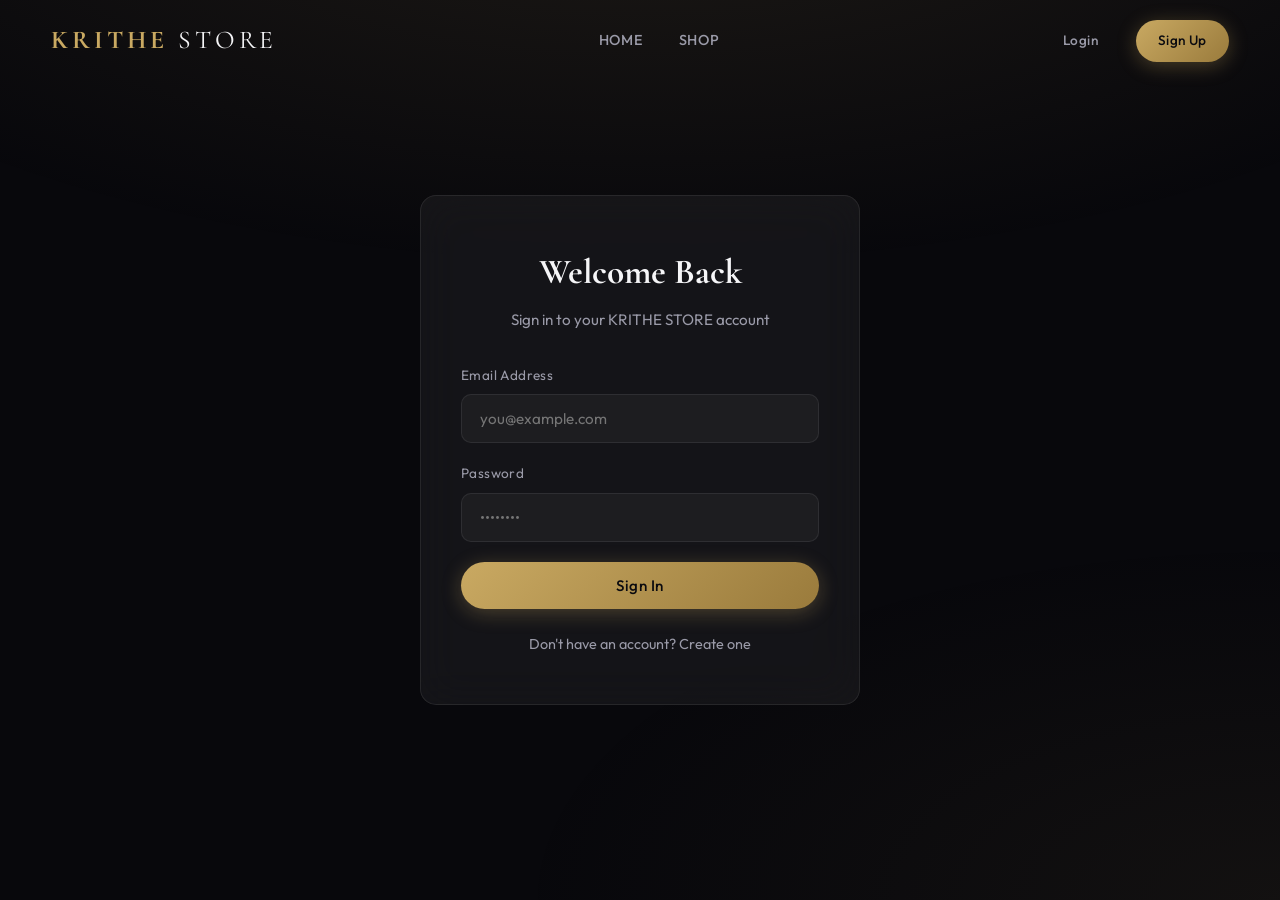
<file: frontend/cart.html>
<!DOCTYPE html>
<html lang="en">
<head>
  <meta charset="UTF-8">
  <meta name="viewport" content="width=device-width, initial-scale=1.0">
  <title>Cart — KRITHE STORE</title>
  <link rel="stylesheet" href="css/main.css">
</head>
<body>
  <div class="loader-overlay"><div class="loader"></div></div>
  <header class="navbar" id="navbar"></header>

  <main class="container cart-layout">
    <div>
      <h1 class="section-title" style="margin-bottom:32px">Shopping Cart</h1>
      <div id="cartItems"></div>
    </div>
    <div class="order-summary glass" id="orderSummary"></div>
  </main>

  <footer class="footer" id="footer"></footer>

  <script src="js/config.js"></script>
  <script src="js/utils.js"></script>
  <script src="js/api.js"></script>
  <script src="js/auth.js"></script>
  <script src="js/navbar.js"></script>
  <script src="js/cart.js"></script>
  <script>document.addEventListener('DOMContentLoaded', Cart.load);</script>
</body>
</html>
</file>
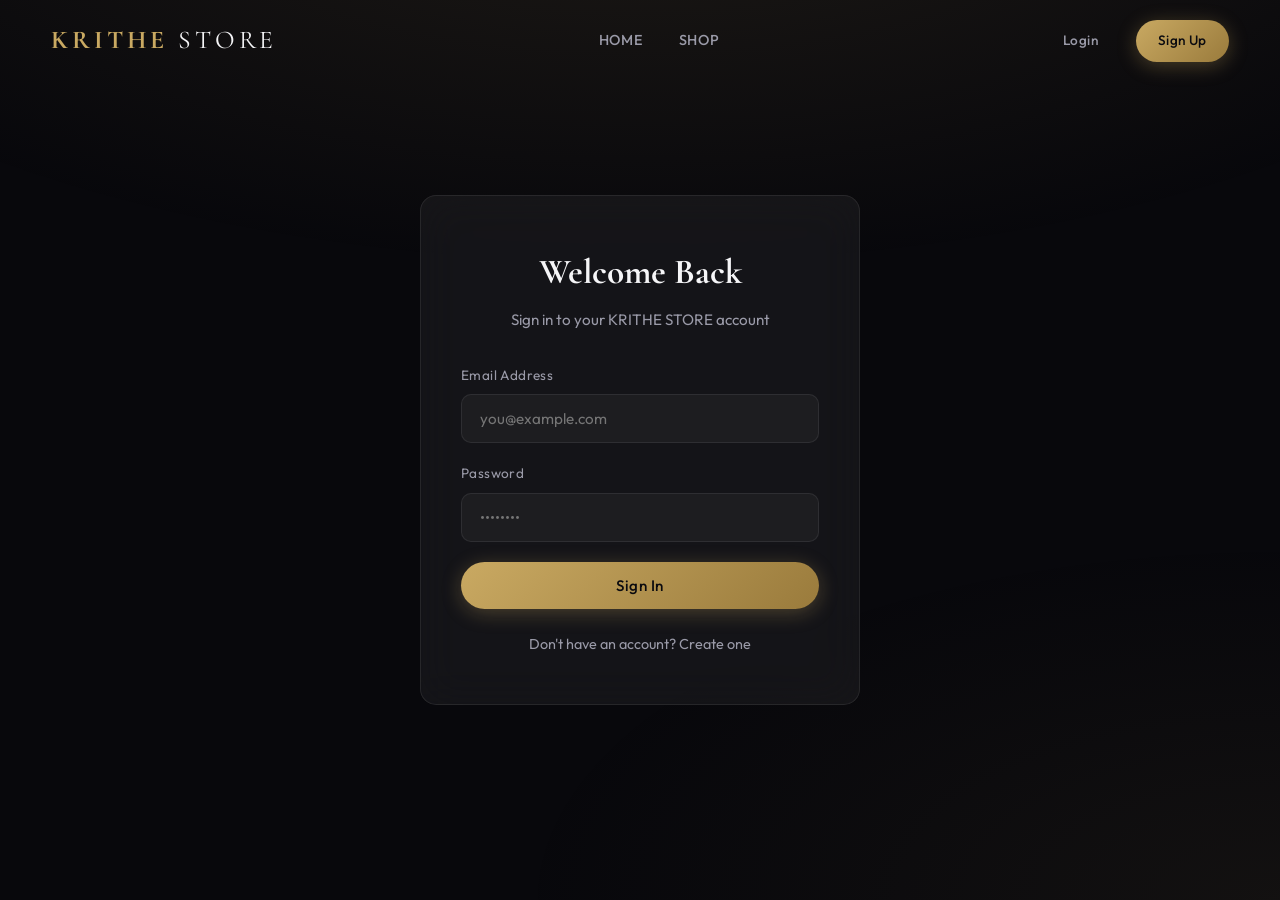
<file: frontend/checkout.html>
<!DOCTYPE html>
<html lang="en">
<head>
  <meta charset="UTF-8">
  <meta name="viewport" content="width=device-width, initial-scale=1.0">
  <title>Checkout — KRITHE STORE</title>
  <link rel="stylesheet" href="css/main.css">
</head>
<body>
  <div class="loader-overlay"><div class="loader"></div></div>
  <header class="navbar" id="navbar"></header>

  <main class="container checkout-layout">
    <form class="checkout-form glass" id="checkoutForm">
      <h3>Delivery Details</h3>
      <div class="form-group">
        <label for="shippingName">Full Name</label>
        <input type="text" id="shippingName" name="shippingName" class="form-control" required>
      </div>
      <div class="form-row">
        <div class="form-group">
          <label for="shippingEmail">Email</label>
          <input type="email" id="shippingEmail" name="shippingEmail" class="form-control" required>
        </div>
        <div class="form-group">
          <label for="shippingPhone">Phone</label>
          <input type="tel" id="shippingPhone" name="shippingPhone" class="form-control" required>
        </div>
      </div>
      <div class="form-group">
        <label for="shippingAddress">Address</label>
        <textarea id="shippingAddress" name="shippingAddress" class="form-control" rows="3" required></textarea>
      </div>
      <div class="form-row">
        <div class="form-group">
          <label for="shippingCity">City</label>
          <input type="text" id="shippingCity" name="shippingCity" class="form-control" required>
        </div>
        <div class="form-group">
          <label for="shippingState">State</label>
          <input type="text" id="shippingState" name="shippingState" class="form-control" required>
        </div>
      </div>
      <div class="form-group">
        <label for="shippingPincode">Pincode</label>
        <input type="text" id="shippingPincode" name="shippingPincode" class="form-control" pattern="[0-9]{6}" required>
      </div>
      <button type="submit" class="btn btn-primary btn-block">Continue to Payment</button>
    </form>
    <div class="order-summary glass" id="checkoutSummary"></div>
  </main>

  <footer class="footer" id="footer"></footer>

  <script src="js/config.js"></script>
  <script src="js/utils.js"></script>
  <script src="js/api.js"></script>
  <script src="js/auth.js"></script>
  <script src="js/navbar.js"></script>
  <script src="js/cart.js"></script>
  <script>document.addEventListener('DOMContentLoaded', Checkout.init);</script>
</body>
</html>
</file>
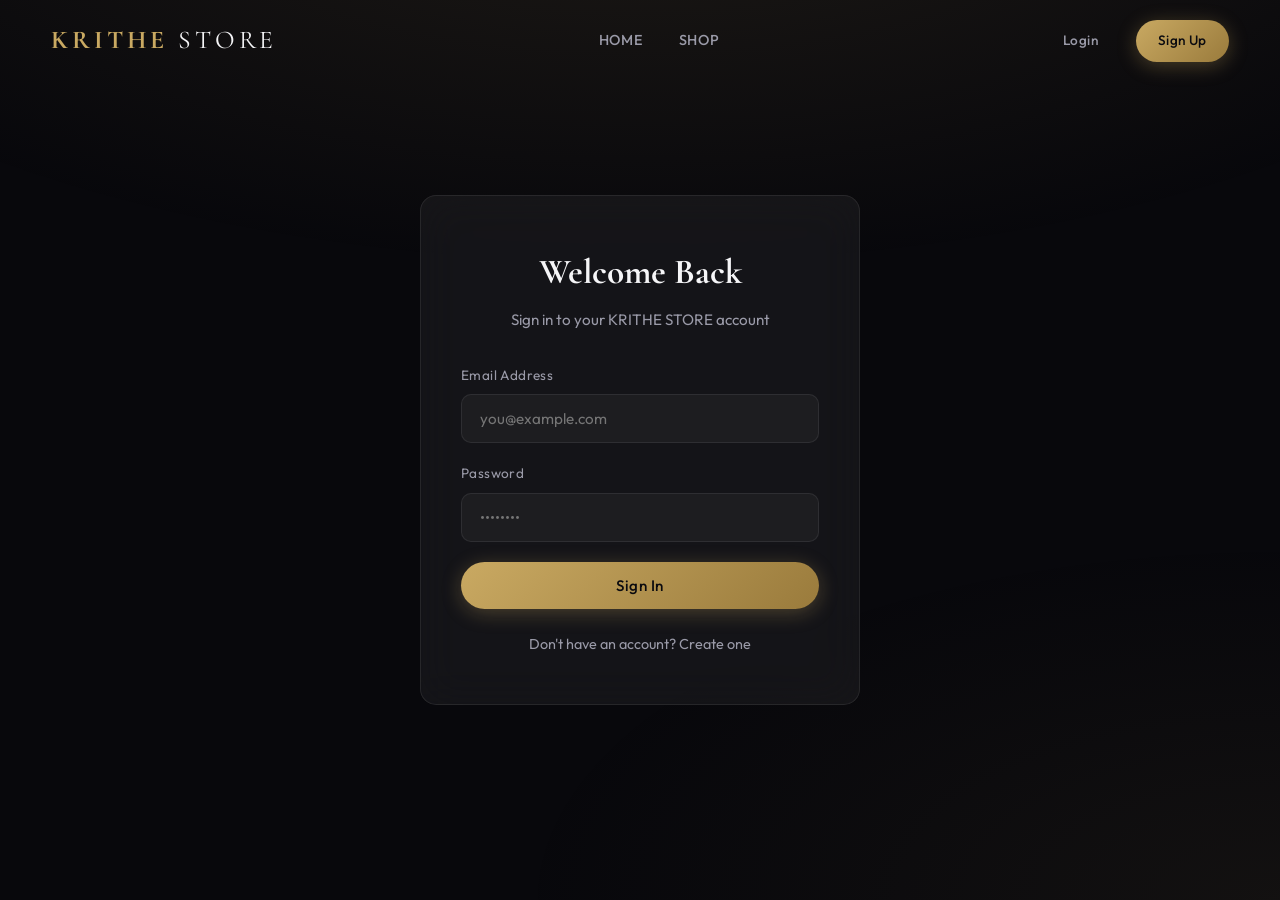
<file: frontend/login.html>
<!DOCTYPE html>
<html lang="en">
<head>
  <meta charset="UTF-8">
  <meta name="viewport" content="width=device-width, initial-scale=1.0">
  <title>Login — KRITHE STORE</title>
  <link rel="stylesheet" href="css/main.css">
</head>
<body>
  <div class="loader-overlay"><div class="loader"></div></div>
  <header class="navbar" id="navbar"></header>

  <main class="auth-page">
    <div class="auth-card glass">
      <h2>Welcome Back</h2>
      <p class="subtitle">Sign in to your KRITHE STORE account</p>
      <form id="loginForm">
        <div class="form-group">
          <label for="email">Email Address</label>
          <input type="email" id="email" name="email" class="form-control" placeholder="you@example.com" required>
          <div class="form-error" data-error="email">Please enter a valid email</div>
        </div>
        <div class="form-group">
          <label for="password">Password</label>
          <input type="password" id="password" name="password" class="form-control" placeholder="••••••••" required>
          <div class="form-error" data-error="password">Password must be at least 6 characters</div>
        </div>
        <button type="submit" class="btn btn-primary btn-block">Sign In</button>
      </form>
      <p class="auth-footer">Don't have an account? <a href="register.html">Create one</a></p>
    </div>
  </main>

  <script src="js/config.js"></script>
  <script src="js/utils.js"></script>
  <script src="js/api.js"></script>
  <script src="js/auth.js"></script>
  <script src="js/navbar.js"></script>
  <script>document.addEventListener('DOMContentLoaded', Auth.initLoginForm);</script>
</body>
</html>
</file>
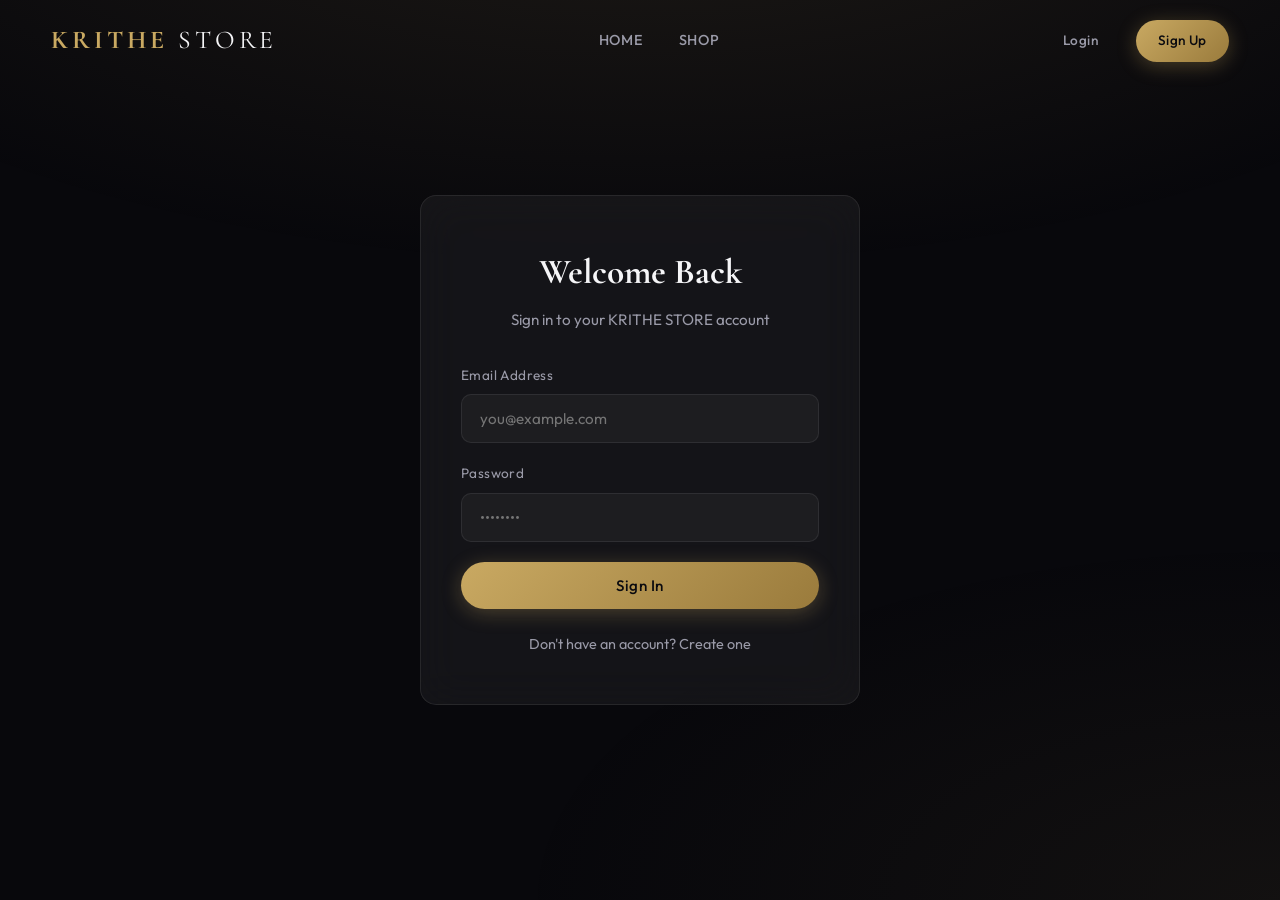
<file: frontend/payment.html>
<!DOCTYPE html>
<html lang="en">
<head>
  <meta charset="UTF-8">
  <meta name="viewport" content="width=device-width, initial-scale=1.0">
  <title>Payment — KRITHE STORE</title>
  <link rel="stylesheet" href="css/main.css">
</head>
<body>
  <div class="loader-overlay"><div class="loader"></div></div>
  <header class="navbar" id="navbar"></header>

  <main class="container payment-page">
    <div class="glass" style="padding:48px">
      <h1 class="section-title" style="font-size:2rem">Secure Payment</h1>
      <p class="section-subtitle">Complete your purchase securely via Razorpay</p>

      <div class="summary-row" style="margin:24px 0">
        <span>Order</span><span id="paymentOrderNum" style="color:var(--gold)"></span>
      </div>
      <div class="summary-row total">
        <span>Amount Due</span><span id="paymentAmount"></span>
      </div>

      <h3 style="margin:32px 0 16px;font-family:var(--font-display)">Select Payment Method</h3>
      <div class="payment-methods">
        <div class="payment-method active" data-method="upi">
          <svg width="32" height="32" fill="none" stroke="var(--gold)" stroke-width="1.5" viewBox="0 0 24 24"><rect x="2" y="5" width="20" height="14" rx="2"/><path d="M2 10h20"/></svg>
          <span>UPI</span>
        </div>
        <div class="payment-method" data-method="card">
          <svg width="32" height="32" fill="none" stroke="var(--gold)" stroke-width="1.5" viewBox="0 0 24 24"><rect x="2" y="5" width="20" height="14" rx="2"/><path d="M2 10h20"/></svg>
          <span>Debit / Credit Card</span>
        </div>
        <div class="payment-method" data-method="netbanking">
          <svg width="32" height="32" fill="none" stroke="var(--gold)" stroke-width="1.5" viewBox="0 0 24 24"><path d="M3 21h18M3 10h18M5 6l7-3 7 3M4 10v11M20 10v11M8 14v3M12 14v3M16 14v3"/></svg>
          <span>Net Banking</span>
        </div>
        <div class="payment-method" data-method="wallet">
          <svg width="32" height="32" fill="none" stroke="var(--gold)" stroke-width="1.5" viewBox="0 0 24 24"><path d="M21 12V7H5a2 2 0 010-4h14v4M3 7v10a2 2 0 002 2h16v-5M16 12a2 2 0 100 4 2 2 0 000-4z"/></svg>
          <span>Wallet</span>
        </div>
      </div>

      <p style="color:var(--text-secondary);font-size:0.85rem;margin-bottom:24px">
        You will be redirected to Razorpay's secure payment gateway. Supports UPI, Cards, Net Banking & more.
      </p>
      <button class="btn btn-primary btn-block" id="payBtn">Pay Now</button>
    </div>
  </main>

  <footer class="footer" id="footer"></footer>

  <script src="https://checkout.razorpay.com/v1/checkout.js"></script>
  <script src="js/config.js"></script>
  <script src="js/utils.js"></script>
  <script src="js/api.js"></script>
  <script src="js/auth.js"></script>
  <script src="js/navbar.js"></script>
  <script src="js/cart.js"></script>
  <script>document.addEventListener('DOMContentLoaded', Payment.init);</script>
</body>
</html>
</file>
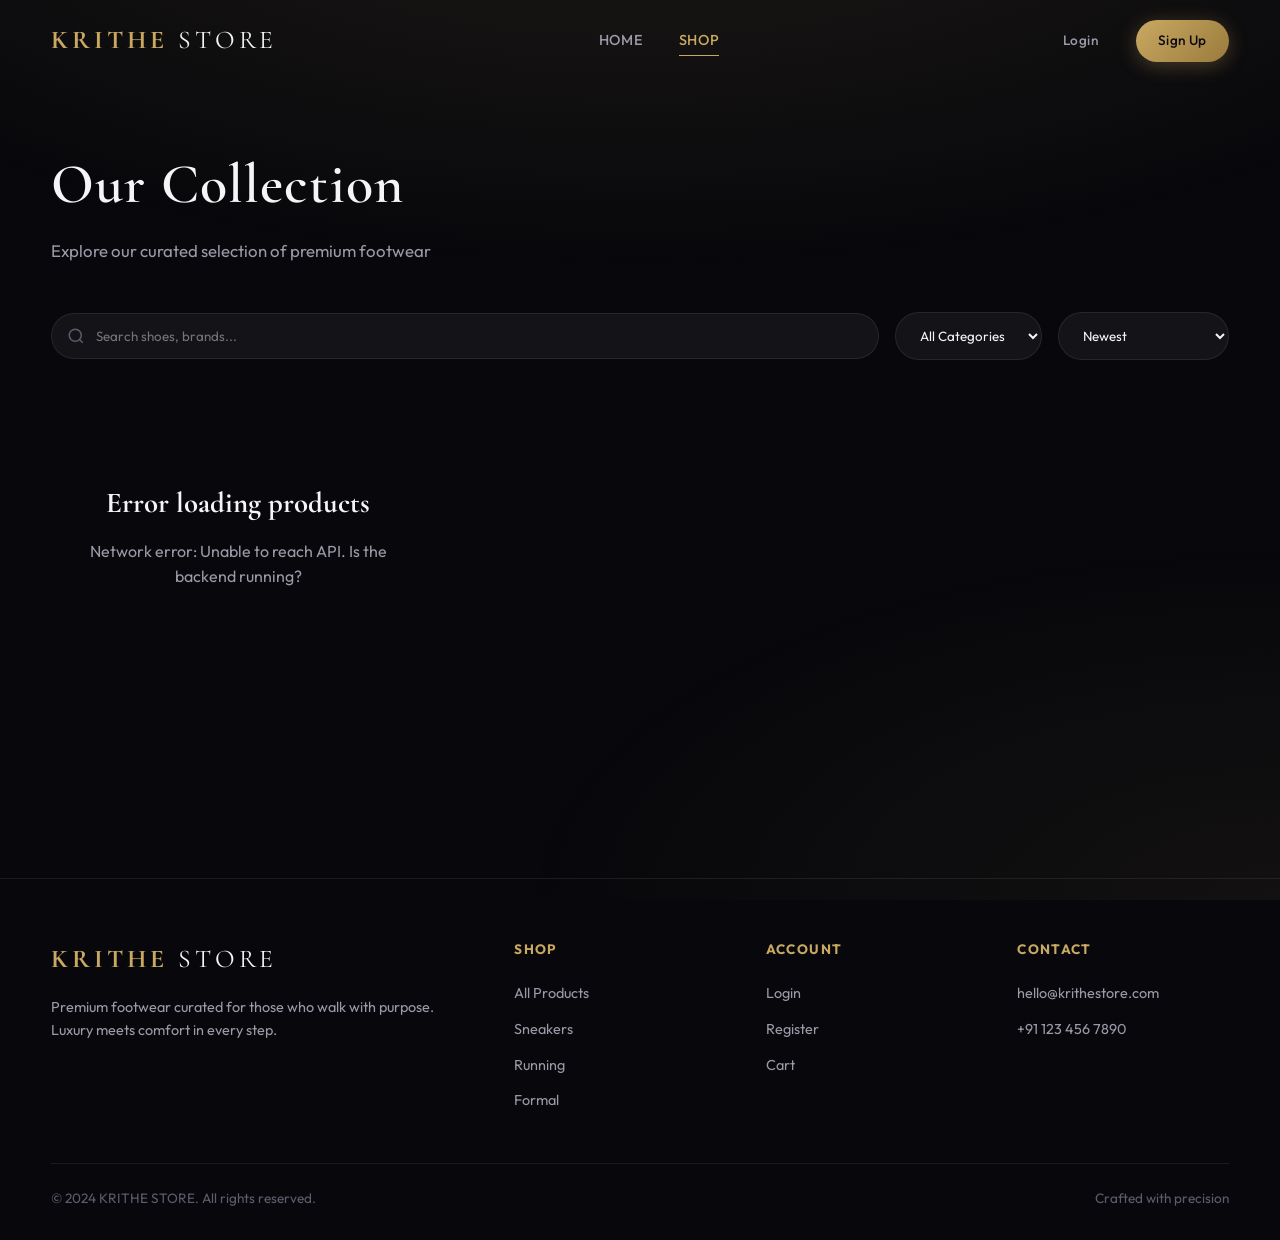
<file: frontend/product-details.html>
<!DOCTYPE html>
<html lang="en">
<head>
  <meta charset="UTF-8">
  <meta name="viewport" content="width=device-width, initial-scale=1.0">
  <title>Product — KRITHE STORE</title>
  <link rel="stylesheet" href="css/main.css">
</head>
<body>
  <div class="loader-overlay"><div class="loader"></div></div>
  <header class="navbar" id="navbar"></header>

  <main class="container product-detail">
    <div class="gallery">
      <div class="gallery-main">
        <img id="mainImage" src="" alt="Product">
      </div>
      <div class="gallery-thumbs" id="galleryThumbs"></div>
    </div>
    <div class="detail-info">
      <div class="detail-brand" id="detailBrand"></div>
      <h1 class="detail-title" id="detailTitle"></h1>
      <div class="detail-rating" id="detailRating"></div>
      <div class="detail-price" id="detailPrice"></div>
      <p class="detail-desc" id="detailDesc"></p>

      <div class="size-selector">
        <label>Select Size (US)</label>
        <div class="sizes">
          <button class="size-btn" data-size="7">7</button>
          <button class="size-btn" data-size="8">8</button>
          <button class="size-btn active" data-size="9">9</button>
          <button class="size-btn" data-size="10">10</button>
          <button class="size-btn" data-size="11">11</button>
          <button class="size-btn" data-size="12">12</button>
        </div>
      </div>

      <div class="qty-selector">
        <label style="margin-right:8px;color:var(--text-secondary)">Quantity:</label>
        <button class="qty-btn" id="qtyMinus">−</button>
        <span class="qty-value" id="qtyValue">1</span>
        <button class="qty-btn" id="qtyPlus">+</button>
      </div>

      <div class="detail-actions">
        <button class="btn btn-primary" id="addToCartBtn">Add to Cart</button>
        <button class="btn btn-outline" id="buyNowBtn">Buy Now</button>
      </div>
    </div>
  </main>

  <section class="section" style="background:var(--bg-secondary)">
    <div class="container">
      <h2 class="section-title">You May Also Like</h2>
      <div class="product-grid" id="relatedProducts"></div>
    </div>
  </section>

  <footer class="footer" id="footer"></footer>

  <script src="js/config.js"></script>
  <script src="js/utils.js"></script>
  <script src="js/api.js"></script>
  <script src="js/auth.js"></script>
  <script src="js/navbar.js"></script>
  <script src="js/products.js"></script>
  <script>document.addEventListener('DOMContentLoaded', Products.initProductDetail);</script>
</body>
</html>
</file>
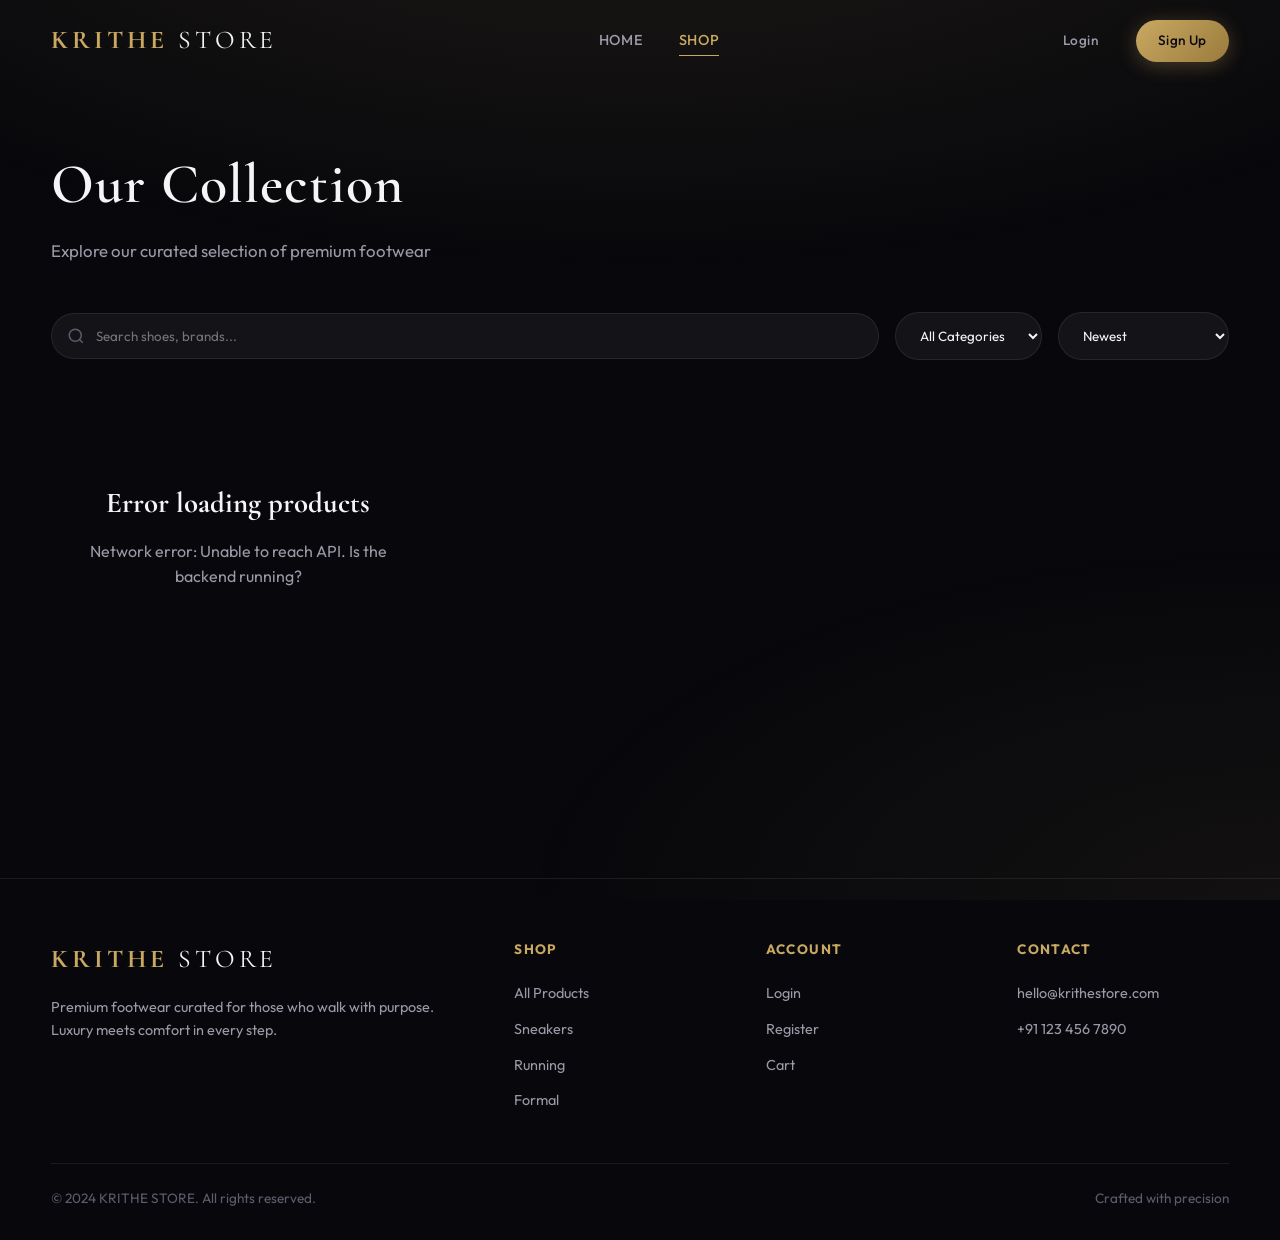
<file: frontend/products.html>
<!DOCTYPE html>
<html lang="en">
<head>
  <meta charset="UTF-8">
  <meta name="viewport" content="width=device-width, initial-scale=1.0">
  <meta name="description" content="Shop premium footwear at KRITHE STORE. Sneakers, running shoes, formal wear and more.">
  <title>Shop — KRITHE STORE</title>
  <link rel="stylesheet" href="css/main.css">
</head>
<body>
  <div class="loader-overlay"><div class="loader"></div></div>
  <header class="navbar" id="navbar"></header>

  <main class="section" style="padding-top:140px">
    <div class="container">
      <h1 class="section-title">Our Collection</h1>
      <p class="section-subtitle">Explore our curated selection of premium footwear</p>

      <div class="filters-bar">
        <div class="search-box">
          <svg width="18" height="18" fill="none" stroke="currentColor" stroke-width="2" viewBox="0 0 24 24"><circle cx="11" cy="11" r="8"/><path d="M21 21l-4.35-4.35"/></svg>
          <input type="text" id="searchInput" placeholder="Search shoes, brands...">
        </div>
        <select id="categoryFilter" class="filter-select">
          <option value="">All Categories</option>
          <option value="Sneakers">Sneakers</option>
          <option value="Running">Running</option>
          <option value="Formal">Formal</option>
          <option value="Casual">Casual</option>
          <option value="Boots">Boots</option>
          <option value="Outdoor">Outdoor</option>
        </select>
        <select id="sortFilter" class="filter-select">
          <option value="default">Newest</option>
          <option value="price_asc">Price: Low to High</option>
          <option value="price_desc">Price: High to Low</option>
          <option value="rating">Top Rated</option>
        </select>
      </div>

      <div class="product-grid" id="productGrid"></div>
      <div class="pagination" id="pagination"></div>
    </div>
  </main>

  <footer class="footer" id="footer"></footer>

  <script src="js/config.js"></script>
  <script src="js/utils.js"></script>
  <script src="js/api.js"></script>
  <script src="js/auth.js"></script>
  <script src="js/navbar.js"></script>
  <script src="js/products.js"></script>
  <script>document.addEventListener('DOMContentLoaded', Products.initProductsPage);</script>
</body>
</html>
</file>
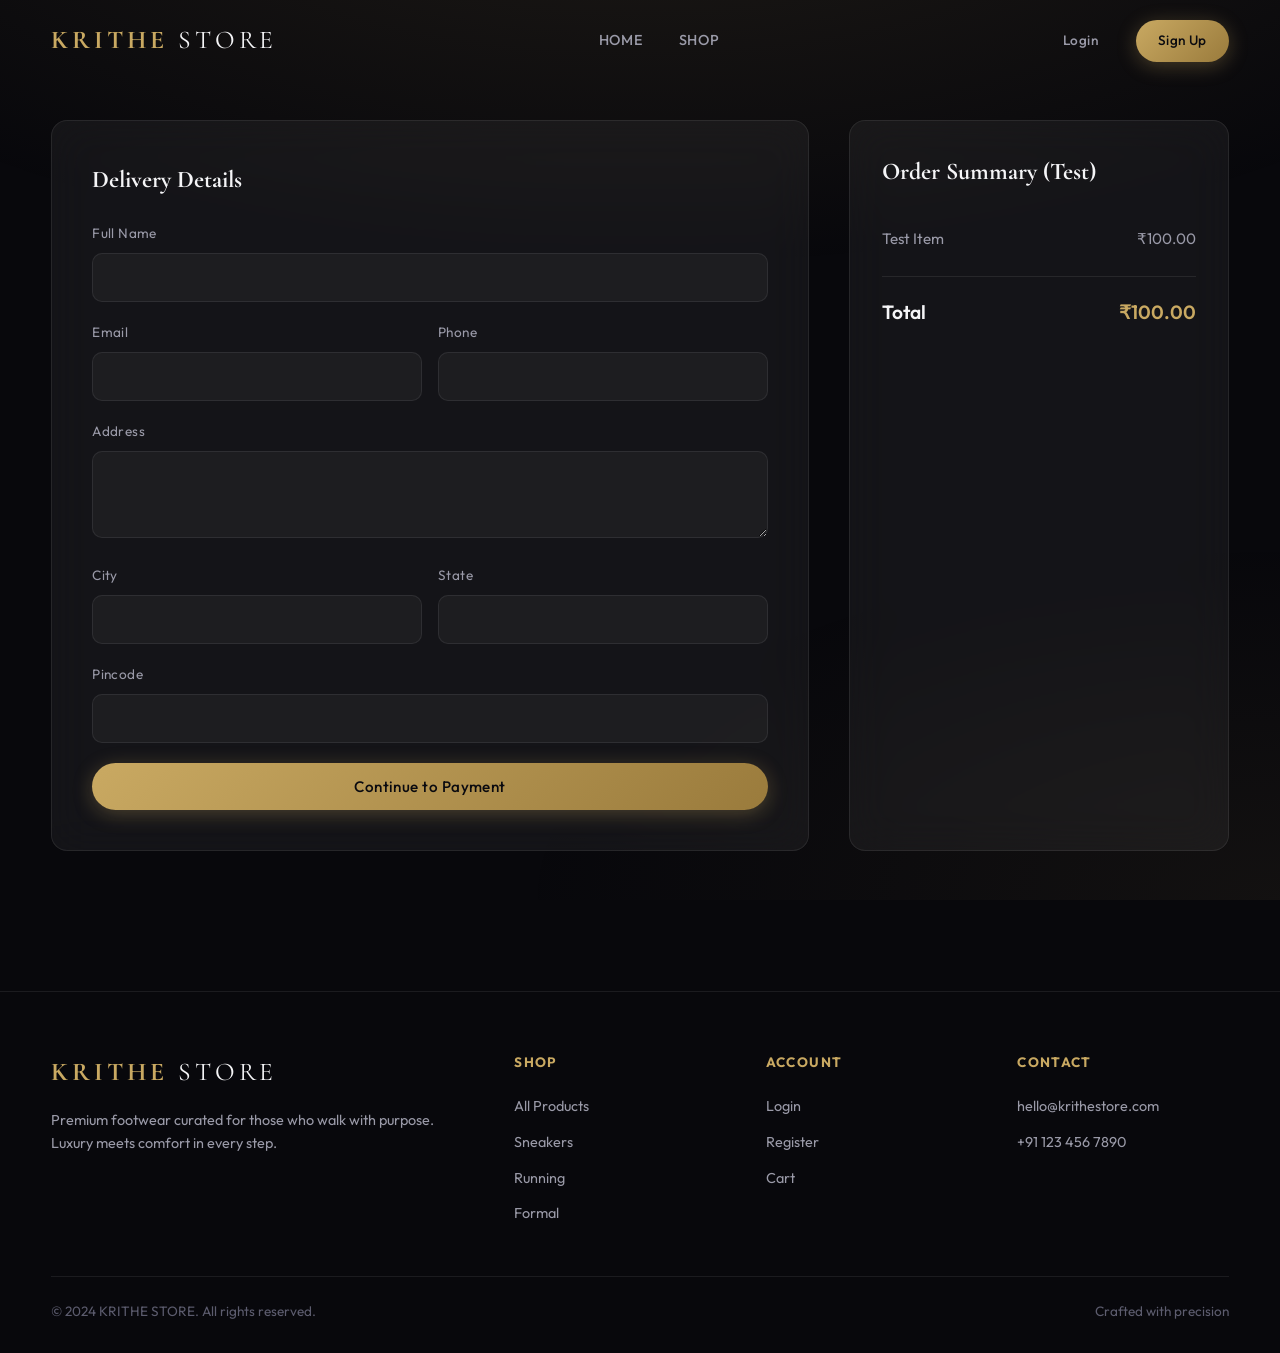
<file: backend/src/main/resources/static/checkout.html>
<!DOCTYPE html>
<html lang="en">
<head>
  <meta charset="UTF-8">
  <meta name="viewport" content="width=device-width, initial-scale=1.0">
  <title>Checkout — KRITHE STORE</title>
  <link rel="stylesheet" href="css/main.css">
</head>
<body>
  <div class="loader-overlay"><div class="loader"></div></div>
  <header class="navbar" id="navbar"></header>

  <main class="container checkout-layout">
    <form class="checkout-form glass" id="checkoutForm">
      <h3>Delivery Details</h3>
      <div class="form-group">
        <label for="shippingName">Full Name</label>
        <input type="text" id="shippingName" name="shippingName" class="form-control" required>
      </div>
      <div class="form-row">
        <div class="form-group">
          <label for="shippingEmail">Email</label>
          <input type="email" id="shippingEmail" name="shippingEmail" class="form-control" required>
        </div>
        <div class="form-group">
          <label for="shippingPhone">Phone</label>
          <input type="tel" id="shippingPhone" name="shippingPhone" class="form-control" required>
        </div>
      </div>
      <div class="form-group">
        <label for="shippingAddress">Address</label>
        <textarea id="shippingAddress" name="shippingAddress" class="form-control" rows="3" required></textarea>
      </div>
      <div class="form-row">
        <div class="form-group">
          <label for="shippingCity">City</label>
          <input type="text" id="shippingCity" name="shippingCity" class="form-control" required>
        </div>
        <div class="form-group">
          <label for="shippingState">State</label>
          <input type="text" id="shippingState" name="shippingState" class="form-control" required>
        </div>
      </div>
      <div class="form-group">
        <label for="shippingPincode">Pincode</label>
        <input type="text" id="shippingPincode" name="shippingPincode" class="form-control" pattern="[0-9]{6}" required>
      </div>
      <button type="submit" class="btn btn-primary btn-block">Continue to Payment</button>
    </form>
    <div class="order-summary glass" id="checkoutSummary"></div>
  </main>

  <footer class="footer" id="footer"></footer>

  <script src="js/config.js"></script>
  <script src="js/utils.js"></script>
  <script src="js/api.js"></script>
  <script src="js/auth.js"></script>
  <script src="js/navbar.js"></script>
  <script src="js/cart.js"></script>
  <script>document.addEventListener('DOMContentLoaded', Checkout.init);</script>
  <script src="https://checkout.razorpay.com/v1/checkout.js"></script>
</body>
</html>
</file>
<file: frontend/css/main.css>
/* KRITHE STORE — Premium Dark Theme */
@import url('https://fonts.googleapis.com/css2?family=Cormorant+Garamond:wght@400;500;600;700&family=Outfit:wght@300;400;500;600;700&display=swap');

:root {
  --bg-primary: #08080c;
  --bg-secondary: #0f0f15;
  --bg-card: rgba(255, 255, 255, 0.03);
  --bg-glass: rgba(255, 255, 255, 0.05);
  --border-glass: rgba(255, 255, 255, 0.08);
  --gold: #c9a962;
  --gold-light: #e8d5a3;
  --gold-dark: #9a7b3c;
  --text-primary: #f5f5f7;
  --text-secondary: #9a9aa8;
  --text-muted: #5c5c6e;
  --accent: #c9a962;
  --success: #4ade80;
  --error: #f87171;
  --radius: 16px;
  --radius-sm: 10px;
  --shadow: 0 8px 32px rgba(0, 0, 0, 0.4);
  --transition: 0.35s cubic-bezier(0.4, 0, 0.2, 1);
  --font-display: 'Cormorant Garamond', serif;
  --font-body: 'Outfit', sans-serif;
}

*, *::before, *::after { box-sizing: border-box; margin: 0; padding: 0; }

html { scroll-behavior: smooth; font-size: 16px; }

body {
  font-family: var(--font-body);
  background: var(--bg-primary);
  color: var(--text-primary);
  line-height: 1.6;
  overflow-x: hidden;
  min-height: 100vh;
}

body::before {
  content: '';
  position: fixed;
  inset: 0;
  background:
    radial-gradient(ellipse 80% 50% at 50% -20%, rgba(201, 169, 98, 0.12), transparent),
    radial-gradient(ellipse 60% 40% at 100% 100%, rgba(201, 169, 98, 0.06), transparent);
  pointer-events: none;
  z-index: 0;
}

a { color: inherit; text-decoration: none; transition: color var(--transition); }
a:hover { color: var(--gold); }
img { max-width: 100%; display: block; }
ul { list-style: none; }
button { cursor: pointer; font-family: inherit; border: none; background: none; }
input, select, textarea { font-family: inherit; }

.container { width: min(1280px, 92%); margin: 0 auto; position: relative; z-index: 1; }
.section { padding: 100px 0; }
.section-title {
  font-family: var(--font-display);
  font-size: clamp(2rem, 5vw, 3.5rem);
  font-weight: 600;
  letter-spacing: 0.02em;
  margin-bottom: 0.5rem;
}
.section-subtitle {
  color: var(--text-secondary);
  font-size: 1.05rem;
  margin-bottom: 3rem;
  max-width: 560px;
}

/* Glass Card */
.glass {
  background: var(--bg-glass);
  backdrop-filter: blur(20px);
  -webkit-backdrop-filter: blur(20px);
  border: 1px solid var(--border-glass);
  border-radius: var(--radius);
}

/* Buttons */
.btn {
  display: inline-flex;
  align-items: center;
  justify-content: center;
  gap: 8px;
  padding: 14px 32px;
  border-radius: 50px;
  font-weight: 500;
  font-size: 0.95rem;
  letter-spacing: 0.03em;
  transition: all var(--transition);
  position: relative;
  overflow: hidden;
}
.btn-primary {
  background: linear-gradient(135deg, var(--gold), var(--gold-dark));
  color: #0a0a0f;
  box-shadow: 0 4px 20px rgba(201, 169, 98, 0.3);
}
.btn-primary:hover {
  transform: translateY(-2px);
  box-shadow: 0 8px 30px rgba(201, 169, 98, 0.45);
}
.btn-outline {
  border: 1px solid var(--gold);
  color: var(--gold);
  background: transparent;
}
.btn-outline:hover {
  background: rgba(201, 169, 98, 0.1);
  transform: translateY(-2px);
}
.btn-ghost {
  color: var(--text-secondary);
  padding: 10px 20px;
}
.btn-ghost:hover { color: var(--gold); }
.btn-sm { padding: 10px 22px; font-size: 0.85rem; }
.btn-block { width: 100%; }

/* Navbar */
.navbar {
  position: fixed;
  top: 0; left: 0; right: 0;
  z-index: 1000;
  padding: 20px 0;
  transition: all var(--transition);
}
.navbar.scrolled {
  background: rgba(8, 8, 12, 0.85);
  backdrop-filter: blur(20px);
  padding: 14px 0;
  border-bottom: 1px solid var(--border-glass);
}
.nav-inner {
  display: flex;
  align-items: center;
  justify-content: space-between;
}
.logo {
  font-family: var(--font-display);
  font-size: 1.6rem;
  font-weight: 700;
  letter-spacing: 0.15em;
  color: var(--gold);
}
.logo span { color: var(--text-primary); font-weight: 400; }
.nav-links {
  display: flex;
  align-items: center;
  gap: 36px;
}
.nav-links a {
  font-size: 0.9rem;
  font-weight: 500;
  letter-spacing: 0.05em;
  text-transform: uppercase;
  color: var(--text-secondary);
  position: relative;
}
.nav-links a::after {
  content: '';
  position: absolute;
  bottom: -4px; left: 0;
  width: 0; height: 1px;
  background: var(--gold);
  transition: width var(--transition);
}
.nav-links a:hover::after, .nav-links a.active::after { width: 100%; }
.nav-links a:hover, .nav-links a.active { color: var(--gold); }
.nav-actions { display: flex; align-items: center; gap: 16px; }
.cart-badge {
  position: relative;
}
.cart-count {
  position: absolute;
  top: -6px; right: -8px;
  background: var(--gold);
  color: #0a0a0f;
  font-size: 0.65rem;
  font-weight: 700;
  width: 18px; height: 18px;
  border-radius: 50%;
  display: flex;
  align-items: center;
  justify-content: center;
}
.hamburger {
  display: none;
  flex-direction: column;
  gap: 5px;
  padding: 8px;
}
.hamburger span {
  width: 24px; height: 2px;
  background: var(--text-primary);
  transition: var(--transition);
}

/* Hero */
.hero {
  min-height: 100vh;
  display: flex;
  align-items: center;
  position: relative;
  padding-top: 100px;
}
.hero-content { max-width: 600px; z-index: 2; }
.hero-badge {
  display: inline-block;
  padding: 8px 20px;
  border: 1px solid var(--border-glass);
  border-radius: 50px;
  font-size: 0.8rem;
  letter-spacing: 0.15em;
  text-transform: uppercase;
  color: var(--gold);
  margin-bottom: 24px;
  animation: fadeInUp 0.8s ease;
}
.hero h1 {
  font-family: var(--font-display);
  font-size: clamp(3rem, 8vw, 5.5rem);
  font-weight: 600;
  line-height: 1.05;
  margin-bottom: 24px;
  animation: fadeInUp 0.8s ease 0.1s both;
}
.hero h1 em { font-style: italic; color: var(--gold); }
.hero p {
  font-size: 1.15rem;
  color: var(--text-secondary);
  margin-bottom: 40px;
  animation: fadeInUp 0.8s ease 0.2s both;
}
.hero-btns {
  display: flex;
  gap: 16px;
  flex-wrap: wrap;
  animation: fadeInUp 0.8s ease 0.3s both;
}
.hero-visual {
  position: absolute;
  right: -5%;
  top: 50%;
  transform: translateY(-50%);
  width: 55%;
  max-width: 700px;
  animation: float 6s ease-in-out infinite;
}
.hero-visual img {
  width: 100%;
  filter: drop-shadow(0 30px 60px rgba(0,0,0,0.5));
}

/* Product Grid */
.product-grid {
  display: grid;
  grid-template-columns: repeat(auto-fill, minmax(280px, 1fr));
  gap: 28px;
}
.product-card {
  background: var(--bg-card);
  border: 1px solid var(--border-glass);
  border-radius: var(--radius);
  overflow: hidden;
  transition: all var(--transition);
  cursor: pointer;
}
.product-card:hover {
  transform: translateY(-8px);
  border-color: rgba(201, 169, 98, 0.3);
  box-shadow: var(--shadow);
}
.product-card-img {
  position: relative;
  aspect-ratio: 1;
  overflow: hidden;
  background: var(--bg-secondary);
}
.product-card-img img {
  width: 100%; height: 100%;
  object-fit: cover;
  transition: transform 0.6s ease;
}
.product-card:hover .product-card-img img { transform: scale(1.08); }
.product-badge {
  position: absolute;
  top: 16px; left: 16px;
  background: var(--gold);
  color: #0a0a0f;
  padding: 4px 12px;
  border-radius: 50px;
  font-size: 0.75rem;
  font-weight: 600;
}
.product-wishlist {
  position: absolute;
  top: 16px; right: 16px;
  width: 40px; height: 40px;
  border-radius: 50%;
  background: rgba(0,0,0,0.5);
  backdrop-filter: blur(10px);
  display: flex;
  align-items: center;
  justify-content: center;
  color: var(--text-primary);
  transition: var(--transition);
}
.product-wishlist:hover { color: var(--error); background: rgba(0,0,0,0.7); }
.product-card-body { padding: 20px; }
.product-brand {
  font-size: 0.8rem;
  color: var(--gold);
  text-transform: uppercase;
  letter-spacing: 0.1em;
  margin-bottom: 4px;
}
.product-name {
  font-family: var(--font-display);
  font-size: 1.25rem;
  font-weight: 600;
  margin-bottom: 8px;
}
.product-rating {
  display: flex;
  align-items: center;
  gap: 6px;
  font-size: 0.85rem;
  color: var(--text-secondary);
  margin-bottom: 12px;
}
.product-rating .stars { color: var(--gold); }
.product-price {
  display: flex;
  align-items: center;
  gap: 10px;
}
.price-current {
  font-size: 1.2rem;
  font-weight: 600;
  color: var(--gold);
}
.price-original {
  font-size: 0.9rem;
  color: var(--text-muted);
  text-decoration: line-through;
}

/* Stats */
.stats-grid {
  display: grid;
  grid-template-columns: repeat(4, 1fr);
  gap: 24px;
}
.stat-card {
  text-align: center;
  padding: 40px 20px;
}
.stat-number {
  font-family: var(--font-display);
  font-size: 3rem;
  font-weight: 700;
  color: var(--gold);
  line-height: 1;
}
.stat-label {
  color: var(--text-secondary);
  font-size: 0.9rem;
  margin-top: 8px;
  text-transform: uppercase;
  letter-spacing: 0.1em;
}

/* Reviews */
.reviews-grid {
  display: grid;
  grid-template-columns: repeat(3, 1fr);
  gap: 24px;
}
.review-card { padding: 32px; }
.review-stars { color: var(--gold); margin-bottom: 16px; font-size: 1.1rem; }
.review-text {
  color: var(--text-secondary);
  font-style: italic;
  margin-bottom: 20px;
  line-height: 1.7;
}
.review-author {
  display: flex;
  align-items: center;
  gap: 12px;
}
.review-avatar {
  width: 44px; height: 44px;
  border-radius: 50%;
  background: linear-gradient(135deg, var(--gold), var(--gold-dark));
  display: flex;
  align-items: center;
  justify-content: center;
  font-weight: 700;
  color: #0a0a0f;
}
.review-name { font-weight: 600; font-size: 0.95rem; }
.review-role { font-size: 0.8rem; color: var(--text-muted); }

/* Newsletter */
.newsletter {
  text-align: center;
  padding: 80px 40px;
}
.newsletter-form {
  display: flex;
  gap: 12px;
  max-width: 480px;
  margin: 32px auto 0;
}
.newsletter-form input {
  flex: 1;
  padding: 14px 24px;
  background: rgba(255,255,255,0.05);
  border: 1px solid var(--border-glass);
  border-radius: 50px;
  color: var(--text-primary);
  outline: none;
  transition: var(--transition);
}
.newsletter-form input:focus { border-color: var(--gold); }

/* Footer */
.footer {
  border-top: 1px solid var(--border-glass);
  padding: 60px 0 30px;
  margin-top: 60px;
}
.footer-grid {
  display: grid;
  grid-template-columns: 2fr 1fr 1fr 1fr;
  gap: 40px;
  margin-bottom: 40px;
}
.footer-brand p { color: var(--text-secondary); margin-top: 16px; font-size: 0.9rem; }
.footer h4 {
  font-size: 0.85rem;
  text-transform: uppercase;
  letter-spacing: 0.1em;
  color: var(--gold);
  margin-bottom: 20px;
}
.footer-links li { margin-bottom: 10px; }
.footer-links a { color: var(--text-secondary); font-size: 0.9rem; }
.footer-bottom {
  border-top: 1px solid var(--border-glass);
  padding-top: 24px;
  display: flex;
  justify-content: space-between;
  color: var(--text-muted);
  font-size: 0.85rem;
}

/* Forms */
.form-group { margin-bottom: 20px; }
.form-group label {
  display: block;
  font-size: 0.85rem;
  color: var(--text-secondary);
  margin-bottom: 8px;
  letter-spacing: 0.03em;
}
.form-control {
  width: 100%;
  padding: 14px 18px;
  background: rgba(255,255,255,0.04);
  border: 1px solid var(--border-glass);
  border-radius: var(--radius-sm);
  color: var(--text-primary);
  font-size: 0.95rem;
  outline: none;
  transition: var(--transition);
}
.form-control:focus {
  border-color: var(--gold);
  box-shadow: 0 0 0 3px rgba(201, 169, 98, 0.1);
}
.form-error {
  color: var(--error);
  font-size: 0.8rem;
  margin-top: 6px;
  display: none;
}
.form-error.show { display: block; }

/* Auth Pages */
.auth-page {
  min-height: 100vh;
  display: flex;
  align-items: center;
  justify-content: center;
  padding: 100px 20px;
}
.auth-card {
  width: min(440px, 100%);
  padding: 48px 40px;
}
.auth-card h2 {
  font-family: var(--font-display);
  font-size: 2.2rem;
  text-align: center;
  margin-bottom: 8px;
}
.auth-card .subtitle {
  text-align: center;
  color: var(--text-secondary);
  margin-bottom: 32px;
  font-size: 0.95rem;
}
.auth-footer {
  text-align: center;
  margin-top: 24px;
  color: var(--text-secondary);
  font-size: 0.9rem;
}

/* Filters */
.filters-bar {
  display: flex;
  gap: 16px;
  flex-wrap: wrap;
  margin-bottom: 40px;
  align-items: center;
}
.search-box {
  flex: 1;
  min-width: 240px;
  position: relative;
}
.search-box input {
  width: 100%;
  padding: 14px 18px 14px 44px;
  background: var(--bg-glass);
  border: 1px solid var(--border-glass);
  border-radius: 50px;
  color: var(--text-primary);
  outline: none;
}
.search-box svg {
  position: absolute;
  left: 16px; top: 50%;
  transform: translateY(-50%);
  color: var(--text-muted);
}
.filter-select {
  padding: 14px 20px;
  background: var(--bg-glass);
  border: 1px solid var(--border-glass);
  border-radius: 50px;
  color: var(--text-primary);
  outline: none;
  cursor: pointer;
}

/* Product Detail */
.product-detail {
  display: grid;
  grid-template-columns: 1fr 1fr;
  gap: 60px;
  padding-top: 120px;
  padding-bottom: 80px;
}
.gallery-main {
  aspect-ratio: 1;
  border-radius: var(--radius);
  overflow: hidden;
  background: var(--bg-secondary);
}
.gallery-main img { width: 100%; height: 100%; object-fit: cover; }
.gallery-thumbs {
  display: flex;
  gap: 12px;
  margin-top: 16px;
}
.gallery-thumb {
  width: 80px; height: 80px;
  border-radius: var(--radius-sm);
  overflow: hidden;
  border: 2px solid transparent;
  cursor: pointer;
  transition: var(--transition);
}
.gallery-thumb.active, .gallery-thumb:hover { border-color: var(--gold); }
.gallery-thumb img { width: 100%; height: 100%; object-fit: cover; }
.detail-brand { color: var(--gold); text-transform: uppercase; letter-spacing: 0.15em; font-size: 0.85rem; }
.detail-title {
  font-family: var(--font-display);
  font-size: clamp(2rem, 4vw, 3rem);
  margin: 8px 0 16px;
}
.detail-rating { display: flex; align-items: center; gap: 12px; margin-bottom: 24px; }
.detail-price { margin-bottom: 24px; }
.detail-price .price-current { font-size: 2rem; }
.detail-desc { color: var(--text-secondary); line-height: 1.8; margin-bottom: 32px; }
.size-selector { margin-bottom: 24px; }
.size-selector label { display: block; margin-bottom: 12px; font-size: 0.9rem; color: var(--text-secondary); }
.sizes { display: flex; gap: 10px; flex-wrap: wrap; }
.size-btn {
  width: 48px; height: 48px;
  border: 1px solid var(--border-glass);
  border-radius: var(--radius-sm);
  display: flex;
  align-items: center;
  justify-content: center;
  font-size: 0.9rem;
  transition: var(--transition);
}
.size-btn.active, .size-btn:hover {
  border-color: var(--gold);
  background: rgba(201, 169, 98, 0.1);
  color: var(--gold);
}
.qty-selector {
  display: flex;
  align-items: center;
  gap: 16px;
  margin-bottom: 32px;
}
.qty-btn {
  width: 40px; height: 40px;
  border: 1px solid var(--border-glass);
  border-radius: 50%;
  display: flex;
  align-items: center;
  justify-content: center;
  font-size: 1.2rem;
  transition: var(--transition);
}
.qty-btn:hover { border-color: var(--gold); color: var(--gold); }
.qty-value { font-size: 1.2rem; font-weight: 600; min-width: 30px; text-align: center; }
.detail-actions { display: flex; gap: 16px; flex-wrap: wrap; }

/* Cart */
.cart-layout {
  display: grid;
  grid-template-columns: 1fr 380px;
  gap: 40px;
  padding-top: 120px;
  padding-bottom: 80px;
}
.cart-item {
  display: flex;
  gap: 20px;
  padding: 24px;
  margin-bottom: 16px;
  align-items: center;
}
.cart-item-img {
  width: 100px; height: 100px;
  border-radius: var(--radius-sm);
  overflow: hidden;
  flex-shrink: 0;
}
.cart-item-img img { width: 100%; height: 100%; object-fit: cover; }
.cart-item-info { flex: 1; }
.cart-item-name { font-family: var(--font-display); font-size: 1.2rem; font-weight: 600; }
.cart-item-brand { color: var(--gold); font-size: 0.8rem; text-transform: uppercase; }
.cart-item-price { color: var(--gold); font-weight: 600; margin-top: 8px; }
.cart-item-actions { display: flex; align-items: center; gap: 16px; }
.remove-btn { color: var(--error); font-size: 0.85rem; transition: var(--transition); }
.remove-btn:hover { opacity: 0.7; }
.order-summary { padding: 32px; position: sticky; top: 120px; }
.summary-row {
  display: flex;
  justify-content: space-between;
  padding: 12px 0;
  color: var(--text-secondary);
  font-size: 0.95rem;
}
.summary-row.total {
  border-top: 1px solid var(--border-glass);
  margin-top: 12px;
  padding-top: 20px;
  font-size: 1.2rem;
  font-weight: 600;
  color: var(--text-primary);
}
.summary-row.total span:last-child { color: var(--gold); }

/* Checkout */
.checkout-layout {
  display: grid;
  grid-template-columns: 1fr 380px;
  gap: 40px;
  padding-top: 120px;
  padding-bottom: 80px;
}
.checkout-form { padding: 40px; }
.checkout-form h3 {
  font-family: var(--font-display);
  font-size: 1.5rem;
  margin-bottom: 24px;
}
.form-row { display: grid; grid-template-columns: 1fr 1fr; gap: 16px; }

/* Payment */
.payment-page { padding-top: 120px; padding-bottom: 80px; max-width: 700px; margin: 0 auto; }
.payment-methods {
  display: grid;
  grid-template-columns: repeat(2, 1fr);
  gap: 16px;
  margin: 32px 0;
}
.payment-method {
  padding: 24px;
  text-align: center;
  cursor: pointer;
  transition: var(--transition);
  border: 1px solid var(--border-glass);
  border-radius: var(--radius);
}
.payment-method.active, .payment-method:hover {
  border-color: var(--gold);
  background: rgba(201, 169, 98, 0.05);
}
.payment-method svg { margin-bottom: 8px; }
.payment-method span { display: block; font-size: 0.9rem; color: var(--text-secondary); }

/* Success */
.success-page {
  min-height: 100vh;
  display: flex;
  align-items: center;
  justify-content: center;
  text-align: center;
  padding: 40px;
}
.success-icon {
  width: 100px; height: 100px;
  border-radius: 50%;
  background: linear-gradient(135deg, var(--success), #22c55e);
  display: flex;
  align-items: center;
  justify-content: center;
  margin: 0 auto 32px;
  animation: scaleIn 0.6s cubic-bezier(0.4, 0, 0.2, 1);
}
.success-icon svg { width: 48px; height: 48px; color: white; }
.success-page h1 {
  font-family: var(--font-display);
  font-size: 2.5rem;
  margin-bottom: 16px;
}
.success-details {
  max-width: 400px;
  margin: 32px auto;
  padding: 24px;
  text-align: left;
}
.success-details .row {
  display: flex;
  justify-content: space-between;
  padding: 10px 0;
  border-bottom: 1px solid var(--border-glass);
  font-size: 0.95rem;
}
.success-details .row span:first-child { color: var(--text-secondary); }

/* Loader */
.loader-overlay {
  position: fixed;
  inset: 0;
  background: var(--bg-primary);
  display: flex;
  align-items: center;
  justify-content: center;
  z-index: 9999;
  transition: opacity 0.5s, visibility 0.5s;
}
.loader-overlay.hidden { opacity: 0; visibility: hidden; }
.loader {
  width: 48px; height: 48px;
  border: 3px solid var(--border-glass);
  border-top-color: var(--gold);
  border-radius: 50%;
  animation: spin 0.8s linear infinite;
}
.page-loader {
  display: flex;
  justify-content: center;
  padding: 60px;
}

/* Toast */
.toast {
  position: fixed;
  bottom: 30px; right: 30px;
  padding: 16px 28px;
  border-radius: var(--radius-sm);
  background: var(--bg-glass);
  backdrop-filter: blur(20px);
  border: 1px solid var(--border-glass);
  color: var(--text-primary);
  z-index: 10000;
  transform: translateY(100px);
  opacity: 0;
  transition: all 0.4s ease;
}
.toast.show { transform: translateY(0); opacity: 1; }
.toast.success { border-color: var(--success); }
.toast.error { border-color: var(--error); }

/* Pagination */
.pagination {
  display: flex;
  justify-content: center;
  gap: 8px;
  margin-top: 48px;
}
.page-btn {
  width: 44px; height: 44px;
  border: 1px solid var(--border-glass);
  border-radius: 50%;
  display: flex;
  align-items: center;
  justify-content: center;
  transition: var(--transition);
  color: var(--text-secondary);
}
.page-btn.active, .page-btn:hover {
  border-color: var(--gold);
  color: var(--gold);
  background: rgba(201, 169, 98, 0.1);
}

/* Empty State */
.empty-state {
  text-align: center;
  padding: 80px 20px;
  color: var(--text-secondary);
}
.empty-state h3 {
  font-family: var(--font-display);
  font-size: 1.8rem;
  color: var(--text-primary);
  margin-bottom: 12px;
}

/* Animations */
@keyframes fadeInUp {
  from { opacity: 0; transform: translateY(30px); }
  to { opacity: 1; transform: translateY(0); }
}
@keyframes float {
  0%, 100% { transform: translateY(-50%); }
  50% { transform: translateY(calc(-50% - 20px)); }
}
@keyframes spin { to { transform: rotate(360deg); } }
@keyframes scaleIn {
  from { transform: scale(0); }
  to { transform: scale(1); }
}
.fade-in { animation: fadeInUp 0.6s ease both; }

/* Responsive */
@media (max-width: 1024px) {
  .hero-visual { width: 45%; opacity: 0.6; }
  .stats-grid { grid-template-columns: repeat(2, 1fr); }
  .reviews-grid { grid-template-columns: 1fr 1fr; }
  .footer-grid { grid-template-columns: 1fr 1fr; }
  .product-detail { grid-template-columns: 1fr; gap: 40px; }
  .cart-layout, .checkout-layout { grid-template-columns: 1fr; }
}

@media (max-width: 768px) {
  .nav-links {
    position: fixed;
    top: 0; right: -100%;
    width: 280px; height: 100vh;
    background: rgba(8, 8, 12, 0.97);
    backdrop-filter: blur(20px);
    flex-direction: column;
    padding: 100px 40px 40px;
    gap: 24px;
    transition: right var(--transition);
    border-left: 1px solid var(--border-glass);
  }
  .nav-links.open { right: 0; }
  .hamburger { display: flex; }
  .hero-visual { display: none; }
  .hero { text-align: center; }
  .hero-btns { justify-content: center; }
  .stats-grid { grid-template-columns: 1fr 1fr; }
  .reviews-grid { grid-template-columns: 1fr; }
  .footer-grid { grid-template-columns: 1fr; }
  .newsletter-form { flex-direction: column; }
  .form-row { grid-template-columns: 1fr; }
  .payment-methods { grid-template-columns: 1fr; }
  .section { padding: 60px 0; }
}
</file>
<file: backend/src/main/resources/static/css/main.css>
/* KRITHE STORE — Premium Dark Theme */
@import url('https://fonts.googleapis.com/css2?family=Cormorant+Garamond:wght@400;500;600;700&family=Outfit:wght@300;400;500;600;700&display=swap');

:root {
  --bg-primary: #08080c;
  --bg-secondary: #0f0f15;
  --bg-card: rgba(255, 255, 255, 0.03);
  --bg-glass: rgba(255, 255, 255, 0.05);
  --border-glass: rgba(255, 255, 255, 0.08);
  --gold: #c9a962;
  --gold-light: #e8d5a3;
  --gold-dark: #9a7b3c;
  --text-primary: #f5f5f7;
  --text-secondary: #9a9aa8;
  --text-muted: #5c5c6e;
  --accent: #c9a962;
  --success: #4ade80;
  --error: #f87171;
  --radius: 16px;
  --radius-sm: 10px;
  --shadow: 0 8px 32px rgba(0, 0, 0, 0.4);
  --transition: 0.35s cubic-bezier(0.4, 0, 0.2, 1);
  --font-display: 'Cormorant Garamond', serif;
  --font-body: 'Outfit', sans-serif;
}

*, *::before, *::after { box-sizing: border-box; margin: 0; padding: 0; }

html { scroll-behavior: smooth; font-size: 16px; }

body {
  font-family: var(--font-body);
  background: var(--bg-primary);
  color: var(--text-primary);
  line-height: 1.6;
  overflow-x: hidden;
  min-height: 100vh;
}

body::before {
  content: '';
  position: fixed;
  inset: 0;
  background:
    radial-gradient(ellipse 80% 50% at 50% -20%, rgba(201, 169, 98, 0.12), transparent),
    radial-gradient(ellipse 60% 40% at 100% 100%, rgba(201, 169, 98, 0.06), transparent);
  pointer-events: none;
  z-index: 0;
}

a { color: inherit; text-decoration: none; transition: color var(--transition); }
a:hover { color: var(--gold); }
img { max-width: 100%; display: block; }
ul { list-style: none; }
button { cursor: pointer; font-family: inherit; border: none; background: none; }
input, select, textarea { font-family: inherit; }

.container { width: min(1280px, 92%); margin: 0 auto; position: relative; z-index: 1; }
.section { padding: 100px 0; }
.section-title {
  font-family: var(--font-display);
  font-size: clamp(2rem, 5vw, 3.5rem);
  font-weight: 600;
  letter-spacing: 0.02em;
  margin-bottom: 0.5rem;
}
.section-subtitle {
  color: var(--text-secondary);
  font-size: 1.05rem;
  margin-bottom: 3rem;
  max-width: 560px;
}

/* Glass Card */
.glass {
  background: var(--bg-glass);
  backdrop-filter: blur(20px);
  -webkit-backdrop-filter: blur(20px);
  border: 1px solid var(--border-glass);
  border-radius: var(--radius);
}

/* Buttons */
.btn {
  display: inline-flex;
  align-items: center;
  justify-content: center;
  gap: 8px;
  padding: 14px 32px;
  border-radius: 50px;
  font-weight: 500;
  font-size: 0.95rem;
  letter-spacing: 0.03em;
  transition: all var(--transition);
  position: relative;
  overflow: hidden;
}
.btn-primary {
  background: linear-gradient(135deg, var(--gold), var(--gold-dark));
  color: #0a0a0f;
  box-shadow: 0 4px 20px rgba(201, 169, 98, 0.3);
}
.btn-primary:hover {
  transform: translateY(-2px);
  box-shadow: 0 8px 30px rgba(201, 169, 98, 0.45);
}
.btn-outline {
  border: 1px solid var(--gold);
  color: var(--gold);
  background: transparent;
}
.btn-outline:hover {
  background: rgba(201, 169, 98, 0.1);
  transform: translateY(-2px);
}
.btn-ghost {
  color: var(--text-secondary);
  padding: 10px 20px;
}
.btn-ghost:hover { color: var(--gold); }
.btn-sm { padding: 10px 22px; font-size: 0.85rem; }
.btn-block { width: 100%; }

/* Navbar */
.navbar {
  position: fixed;
  top: 0; left: 0; right: 0;
  z-index: 1000;
  padding: 20px 0;
  transition: all var(--transition);
}
.navbar.scrolled {
  background: rgba(8, 8, 12, 0.85);
  backdrop-filter: blur(20px);
  padding: 14px 0;
  border-bottom: 1px solid var(--border-glass);
}
.nav-inner {
  display: flex;
  align-items: center;
  justify-content: space-between;
}
.logo {
  font-family: var(--font-display);
  font-size: 1.6rem;
  font-weight: 700;
  letter-spacing: 0.15em;
  color: var(--gold);
}
.logo span { color: var(--text-primary); font-weight: 400; }
.nav-links {
  display: flex;
  align-items: center;
  gap: 36px;
}
.nav-links a {
  font-size: 0.9rem;
  font-weight: 500;
  letter-spacing: 0.05em;
  text-transform: uppercase;
  color: var(--text-secondary);
  position: relative;
}
.nav-links a::after {
  content: '';
  position: absolute;
  bottom: -4px; left: 0;
  width: 0; height: 1px;
  background: var(--gold);
  transition: width var(--transition);
}
.nav-links a:hover::after, .nav-links a.active::after { width: 100%; }
.nav-links a:hover, .nav-links a.active { color: var(--gold); }
.nav-actions { display: flex; align-items: center; gap: 16px; }
.cart-badge {
  position: relative;
}
.cart-count {
  position: absolute;
  top: -6px; right: -8px;
  background: var(--gold);
  color: #0a0a0f;
  font-size: 0.65rem;
  font-weight: 700;
  width: 18px; height: 18px;
  border-radius: 50%;
  display: flex;
  align-items: center;
  justify-content: center;
}
.hamburger {
  display: none;
  flex-direction: column;
  gap: 5px;
  padding: 8px;
}
.hamburger span {
  width: 24px; height: 2px;
  background: var(--text-primary);
  transition: var(--transition);
}

/* Hero */
.hero {
  min-height: 100vh;
  display: flex;
  align-items: center;
  position: relative;
  padding-top: 100px;
}
.hero-content { max-width: 600px; z-index: 2; }
.hero-badge {
  display: inline-block;
  padding: 8px 20px;
  border: 1px solid var(--border-glass);
  border-radius: 50px;
  font-size: 0.8rem;
  letter-spacing: 0.15em;
  text-transform: uppercase;
  color: var(--gold);
  margin-bottom: 24px;
  animation: fadeInUp 0.8s ease;
}
.hero h1 {
  font-family: var(--font-display);
  font-size: clamp(3rem, 8vw, 5.5rem);
  font-weight: 600;
  line-height: 1.05;
  margin-bottom: 24px;
  animation: fadeInUp 0.8s ease 0.1s both;
}
.hero h1 em { font-style: italic; color: var(--gold); }
.hero p {
  font-size: 1.15rem;
  color: var(--text-secondary);
  margin-bottom: 40px;
  animation: fadeInUp 0.8s ease 0.2s both;
}
.hero-btns {
  display: flex;
  gap: 16px;
  flex-wrap: wrap;
  animation: fadeInUp 0.8s ease 0.3s both;
}
.hero-visual {
  position: absolute;
  right: -5%;
  top: 50%;
  transform: translateY(-50%);
  width: 55%;
  max-width: 700px;
  animation: float 6s ease-in-out infinite;
}
.hero-visual img {
  width: 100%;
  filter: drop-shadow(0 30px 60px rgba(0,0,0,0.5));
}

/* Product Grid */
.product-grid {
  display: grid;
  grid-template-columns: repeat(auto-fill, minmax(280px, 1fr));
  gap: 28px;
}
.product-card {
  background: var(--bg-card);
  border: 1px solid var(--border-glass);
  border-radius: var(--radius);
  overflow: hidden;
  transition: all var(--transition);
  cursor: pointer;
}
.product-card:hover {
  transform: translateY(-8px);
  border-color: rgba(201, 169, 98, 0.3);
  box-shadow: var(--shadow);
}
.product-card-img {
  position: relative;
  aspect-ratio: 1;
  overflow: hidden;
  background: var(--bg-secondary);
}
.product-card-img img {
  width: 100%; height: 100%;
  object-fit: cover;
  transition: transform 0.6s ease;
}
.product-card:hover .product-card-img img { transform: scale(1.08); }
.product-badge {
  position: absolute;
  top: 16px; left: 16px;
  background: var(--gold);
  color: #0a0a0f;
  padding: 4px 12px;
  border-radius: 50px;
  font-size: 0.75rem;
  font-weight: 600;
}
.product-wishlist {
  position: absolute;
  top: 16px; right: 16px;
  width: 40px; height: 40px;
  border-radius: 50%;
  background: rgba(0,0,0,0.5);
  backdrop-filter: blur(10px);
  display: flex;
  align-items: center;
  justify-content: center;
  color: var(--text-primary);
  transition: var(--transition);
}
.product-wishlist:hover { color: var(--error); background: rgba(0,0,0,0.7); }
.product-card-body { padding: 20px; }
.product-brand {
  font-size: 0.8rem;
  color: var(--gold);
  text-transform: uppercase;
  letter-spacing: 0.1em;
  margin-bottom: 4px;
}
.product-name {
  font-family: var(--font-display);
  font-size: 1.25rem;
  font-weight: 600;
  margin-bottom: 8px;
}
.product-rating {
  display: flex;
  align-items: center;
  gap: 6px;
  font-size: 0.85rem;
  color: var(--text-secondary);
  margin-bottom: 12px;
}
.product-rating .stars { color: var(--gold); }
.product-price {
  display: flex;
  align-items: center;
  gap: 10px;
}
.price-current {
  font-size: 1.2rem;
  font-weight: 600;
  color: var(--gold);
}
.price-original {
  font-size: 0.9rem;
  color: var(--text-muted);
  text-decoration: line-through;
}

/* Stats */
.stats-grid {
  display: grid;
  grid-template-columns: repeat(4, 1fr);
  gap: 24px;
}
.stat-card {
  text-align: center;
  padding: 40px 20px;
}
.stat-number {
  font-family: var(--font-display);
  font-size: 3rem;
  font-weight: 700;
  color: var(--gold);
  line-height: 1;
}
.stat-label {
  color: var(--text-secondary);
  font-size: 0.9rem;
  margin-top: 8px;
  text-transform: uppercase;
  letter-spacing: 0.1em;
}

/* Reviews */
.reviews-grid {
  display: grid;
  grid-template-columns: repeat(3, 1fr);
  gap: 24px;
}
.review-card { padding: 32px; }
.review-stars { color: var(--gold); margin-bottom: 16px; font-size: 1.1rem; }
.review-text {
  color: var(--text-secondary);
  font-style: italic;
  margin-bottom: 20px;
  line-height: 1.7;
}
.review-author {
  display: flex;
  align-items: center;
  gap: 12px;
}
.review-avatar {
  width: 44px; height: 44px;
  border-radius: 50%;
  background: linear-gradient(135deg, var(--gold), var(--gold-dark));
  display: flex;
  align-items: center;
  justify-content: center;
  font-weight: 700;
  color: #0a0a0f;
}
.review-name { font-weight: 600; font-size: 0.95rem; }
.review-role { font-size: 0.8rem; color: var(--text-muted); }

/* Newsletter */
.newsletter {
  text-align: center;
  padding: 80px 40px;
}
.newsletter-form {
  display: flex;
  gap: 12px;
  max-width: 480px;
  margin: 32px auto 0;
}
.newsletter-form input {
  flex: 1;
  padding: 14px 24px;
  background: rgba(255,255,255,0.05);
  border: 1px solid var(--border-glass);
  border-radius: 50px;
  color: var(--text-primary);
  outline: none;
  transition: var(--transition);
}
.newsletter-form input:focus { border-color: var(--gold); }

/* Footer */
.footer {
  border-top: 1px solid var(--border-glass);
  padding: 60px 0 30px;
  margin-top: 60px;
}
.footer-grid {
  display: grid;
  grid-template-columns: 2fr 1fr 1fr 1fr;
  gap: 40px;
  margin-bottom: 40px;
}
.footer-brand p { color: var(--text-secondary); margin-top: 16px; font-size: 0.9rem; }
.footer h4 {
  font-size: 0.85rem;
  text-transform: uppercase;
  letter-spacing: 0.1em;
  color: var(--gold);
  margin-bottom: 20px;
}
.footer-links li { margin-bottom: 10px; }
.footer-links a { color: var(--text-secondary); font-size: 0.9rem; }
.footer-bottom {
  border-top: 1px solid var(--border-glass);
  padding-top: 24px;
  display: flex;
  justify-content: space-between;
  color: var(--text-muted);
  font-size: 0.85rem;
}

/* Forms */
.form-group { margin-bottom: 20px; }
.form-group label {
  display: block;
  font-size: 0.85rem;
  color: var(--text-secondary);
  margin-bottom: 8px;
  letter-spacing: 0.03em;
}
.form-control {
  width: 100%;
  padding: 14px 18px;
  background: rgba(255,255,255,0.04);
  border: 1px solid var(--border-glass);
  border-radius: var(--radius-sm);
  color: var(--text-primary);
  font-size: 0.95rem;
  outline: none;
  transition: var(--transition);
}
.form-control:focus {
  border-color: var(--gold);
  box-shadow: 0 0 0 3px rgba(201, 169, 98, 0.1);
}
.form-error {
  color: var(--error);
  font-size: 0.8rem;
  margin-top: 6px;
  display: none;
}
.form-error.show { display: block; }

/* Auth Pages */
.auth-page {
  min-height: 100vh;
  display: flex;
  align-items: center;
  justify-content: center;
  padding: 100px 20px;
}
.auth-card {
  width: min(440px, 100%);
  padding: 48px 40px;
}
.auth-card h2 {
  font-family: var(--font-display);
  font-size: 2.2rem;
  text-align: center;
  margin-bottom: 8px;
}
.auth-card .subtitle {
  text-align: center;
  color: var(--text-secondary);
  margin-bottom: 32px;
  font-size: 0.95rem;
}
.auth-footer {
  text-align: center;
  margin-top: 24px;
  color: var(--text-secondary);
  font-size: 0.9rem;
}

/* Filters */
.filters-bar {
  display: flex;
  gap: 16px;
  flex-wrap: wrap;
  margin-bottom: 40px;
  align-items: center;
}
.search-box {
  flex: 1;
  min-width: 240px;
  position: relative;
}
.search-box input {
  width: 100%;
  padding: 14px 18px 14px 44px;
  background: var(--bg-glass);
  border: 1px solid var(--border-glass);
  border-radius: 50px;
  color: var(--text-primary);
  outline: none;
}
.search-box svg {
  position: absolute;
  left: 16px; top: 50%;
  transform: translateY(-50%);
  color: var(--text-muted);
}
.filter-select {
  padding: 14px 20px;
  background: var(--bg-glass);
  border: 1px solid var(--border-glass);
  border-radius: 50px;
  color: var(--text-primary);
  outline: none;
  cursor: pointer;
}

/* Product Detail */
.product-detail {
  display: grid;
  grid-template-columns: 1fr 1fr;
  gap: 60px;
  padding-top: 120px;
  padding-bottom: 80px;
}
.gallery-main {
  aspect-ratio: 1;
  border-radius: var(--radius);
  overflow: hidden;
  background: var(--bg-secondary);
}
.gallery-main img { width: 100%; height: 100%; object-fit: cover; }
.gallery-thumbs {
  display: flex;
  gap: 12px;
  margin-top: 16px;
}
.gallery-thumb {
  width: 80px; height: 80px;
  border-radius: var(--radius-sm);
  overflow: hidden;
  border: 2px solid transparent;
  cursor: pointer;
  transition: var(--transition);
}
.gallery-thumb.active, .gallery-thumb:hover { border-color: var(--gold); }
.gallery-thumb img { width: 100%; height: 100%; object-fit: cover; }
.detail-brand { color: var(--gold); text-transform: uppercase; letter-spacing: 0.15em; font-size: 0.85rem; }
.detail-title {
  font-family: var(--font-display);
  font-size: clamp(2rem, 4vw, 3rem);
  margin: 8px 0 16px;
}
.detail-rating { display: flex; align-items: center; gap: 12px; margin-bottom: 24px; }
.detail-price { margin-bottom: 24px; }
.detail-price .price-current { font-size: 2rem; }
.detail-desc { color: var(--text-secondary); line-height: 1.8; margin-bottom: 32px; }
.size-selector { margin-bottom: 24px; }
.size-selector label { display: block; margin-bottom: 12px; font-size: 0.9rem; color: var(--text-secondary); }
.sizes { display: flex; gap: 10px; flex-wrap: wrap; }
.size-btn {
  width: 48px; height: 48px;
  border: 1px solid var(--border-glass);
  border-radius: var(--radius-sm);
  display: flex;
  align-items: center;
  justify-content: center;
  font-size: 0.9rem;
  transition: var(--transition);
}
.size-btn.active, .size-btn:hover {
  border-color: var(--gold);
  background: rgba(201, 169, 98, 0.1);
  color: var(--gold);
}
.qty-selector {
  display: flex;
  align-items: center;
  gap: 16px;
  margin-bottom: 32px;
}
.qty-btn {
  width: 40px; height: 40px;
  border: 1px solid var(--border-glass);
  border-radius: 50%;
  display: flex;
  align-items: center;
  justify-content: center;
  font-size: 1.2rem;
  transition: var(--transition);
}
.qty-btn:hover { border-color: var(--gold); color: var(--gold); }
.qty-value { font-size: 1.2rem; font-weight: 600; min-width: 30px; text-align: center; }
.detail-actions { display: flex; gap: 16px; flex-wrap: wrap; }

/* Cart */
.cart-layout {
  display: grid;
  grid-template-columns: 1fr 380px;
  gap: 40px;
  padding-top: 120px;
  padding-bottom: 80px;
}
.cart-item {
  display: flex;
  gap: 20px;
  padding: 24px;
  margin-bottom: 16px;
  align-items: center;
}
.cart-item-img {
  width: 100px; height: 100px;
  border-radius: var(--radius-sm);
  overflow: hidden;
  flex-shrink: 0;
}
.cart-item-img img { width: 100%; height: 100%; object-fit: cover; }
.cart-item-info { flex: 1; }
.cart-item-name { font-family: var(--font-display); font-size: 1.2rem; font-weight: 600; }
.cart-item-brand { color: var(--gold); font-size: 0.8rem; text-transform: uppercase; }
.cart-item-price { color: var(--gold); font-weight: 600; margin-top: 8px; }
.cart-item-actions { display: flex; align-items: center; gap: 16px; }
.remove-btn { color: var(--error); font-size: 0.85rem; transition: var(--transition); }
.remove-btn:hover { opacity: 0.7; }
.order-summary { padding: 32px; position: sticky; top: 120px; }
.summary-row {
  display: flex;
  justify-content: space-between;
  padding: 12px 0;
  color: var(--text-secondary);
  font-size: 0.95rem;
}
.summary-row.total {
  border-top: 1px solid var(--border-glass);
  margin-top: 12px;
  padding-top: 20px;
  font-size: 1.2rem;
  font-weight: 600;
  color: var(--text-primary);
}
.summary-row.total span:last-child { color: var(--gold); }

/* Checkout */
.checkout-layout {
  display: grid;
  grid-template-columns: 1fr 380px;
  gap: 40px;
  padding-top: 120px;
  padding-bottom: 80px;
}
.checkout-form { padding: 40px; }
.checkout-form h3 {
  font-family: var(--font-display);
  font-size: 1.5rem;
  margin-bottom: 24px;
}
.form-row { display: grid; grid-template-columns: 1fr 1fr; gap: 16px; }

/* Payment */
.payment-page { padding-top: 120px; padding-bottom: 80px; max-width: 700px; margin: 0 auto; }
.payment-methods {
  display: grid;
  grid-template-columns: repeat(2, 1fr);
  gap: 16px;
  margin: 32px 0;
}
.payment-method {
  padding: 24px;
  text-align: center;
  cursor: pointer;
  transition: var(--transition);
  border: 1px solid var(--border-glass);
  border-radius: var(--radius);
}
.payment-method.active, .payment-method:hover {
  border-color: var(--gold);
  background: rgba(201, 169, 98, 0.05);
}
.payment-method svg { margin-bottom: 8px; }
.payment-method span { display: block; font-size: 0.9rem; color: var(--text-secondary); }

/* Success */
.success-page {
  min-height: 100vh;
  display: flex;
  align-items: center;
  justify-content: center;
  text-align: center;
  padding: 40px;
}
.success-icon {
  width: 100px; height: 100px;
  border-radius: 50%;
  background: linear-gradient(135deg, var(--success), #22c55e);
  display: flex;
  align-items: center;
  justify-content: center;
  margin: 0 auto 32px;
  animation: scaleIn 0.6s cubic-bezier(0.4, 0, 0.2, 1);
}
.success-icon svg { width: 48px; height: 48px; color: white; }
.success-page h1 {
  font-family: var(--font-display);
  font-size: 2.5rem;
  margin-bottom: 16px;
}
.success-details {
  max-width: 400px;
  margin: 32px auto;
  padding: 24px;
  text-align: left;
}
.success-details .row {
  display: flex;
  justify-content: space-between;
  padding: 10px 0;
  border-bottom: 1px solid var(--border-glass);
  font-size: 0.95rem;
}
.success-details .row span:first-child { color: var(--text-secondary); }

/* Loader */
.loader-overlay {
  position: fixed;
  inset: 0;
  background: var(--bg-primary);
  display: flex;
  align-items: center;
  justify-content: center;
  z-index: 9999;
  transition: opacity 0.5s, visibility 0.5s;
}
.loader-overlay.hidden { opacity: 0; visibility: hidden; }
.loader {
  width: 48px; height: 48px;
  border: 3px solid var(--border-glass);
  border-top-color: var(--gold);
  border-radius: 50%;
  animation: spin 0.8s linear infinite;
}
.page-loader {
  display: flex;
  justify-content: center;
  padding: 60px;
}

/* Toast */
.toast {
  position: fixed;
  bottom: 30px; right: 30px;
  padding: 16px 28px;
  border-radius: var(--radius-sm);
  background: var(--bg-glass);
  backdrop-filter: blur(20px);
  border: 1px solid var(--border-glass);
  color: var(--text-primary);
  z-index: 10000;
  transform: translateY(100px);
  opacity: 0;
  transition: all 0.4s ease;
}
.toast.show { transform: translateY(0); opacity: 1; }
.toast.success { border-color: var(--success); }
.toast.error { border-color: var(--error); }

/* Pagination */
.pagination {
  display: flex;
  justify-content: center;
  gap: 8px;
  margin-top: 48px;
}
.page-btn {
  width: 44px; height: 44px;
  border: 1px solid var(--border-glass);
  border-radius: 50%;
  display: flex;
  align-items: center;
  justify-content: center;
  transition: var(--transition);
  color: var(--text-secondary);
}
.page-btn.active, .page-btn:hover {
  border-color: var(--gold);
  color: var(--gold);
  background: rgba(201, 169, 98, 0.1);
}

/* Empty State */
.empty-state {
  text-align: center;
  padding: 80px 20px;
  color: var(--text-secondary);
}
.empty-state h3 {
  font-family: var(--font-display);
  font-size: 1.8rem;
  color: var(--text-primary);
  margin-bottom: 12px;
}

/* Animations */
@keyframes fadeInUp {
  from { opacity: 0; transform: translateY(30px); }
  to { opacity: 1; transform: translateY(0); }
}
@keyframes float {
  0%, 100% { transform: translateY(-50%); }
  50% { transform: translateY(calc(-50% - 20px)); }
}
@keyframes spin { to { transform: rotate(360deg); } }
@keyframes scaleIn {
  from { transform: scale(0); }
  to { transform: scale(1); }
}
.fade-in { animation: fadeInUp 0.6s ease both; }

/* Responsive */
@media (max-width: 1024px) {
  .hero-visual { width: 45%; opacity: 0.6; }
  .stats-grid { grid-template-columns: repeat(2, 1fr); }
  .reviews-grid { grid-template-columns: 1fr 1fr; }
  .footer-grid { grid-template-columns: 1fr 1fr; }
  .product-detail { grid-template-columns: 1fr; gap: 40px; }
  .cart-layout, .checkout-layout { grid-template-columns: 1fr; }
}

@media (max-width: 768px) {
  .nav-links {
    position: fixed;
    top: 0; right: -100%;
    width: 280px; height: 100vh;
    background: rgba(8, 8, 12, 0.97);
    backdrop-filter: blur(20px);
    flex-direction: column;
    padding: 100px 40px 40px;
    gap: 24px;
    transition: right var(--transition);
    border-left: 1px solid var(--border-glass);
  }
  .nav-links.open { right: 0; }
  .hamburger { display: flex; }
  .hero-visual { display: none; }
  .hero { text-align: center; }
  .hero-btns { justify-content: center; }
  .stats-grid { grid-template-columns: 1fr 1fr; }
  .reviews-grid { grid-template-columns: 1fr; }
  .footer-grid { grid-template-columns: 1fr; }
  .newsletter-form { flex-direction: column; }
  .form-row { grid-template-columns: 1fr; }
  .payment-methods { grid-template-columns: 1fr; }
  .section { padding: 60px 0; }
}
</file>
